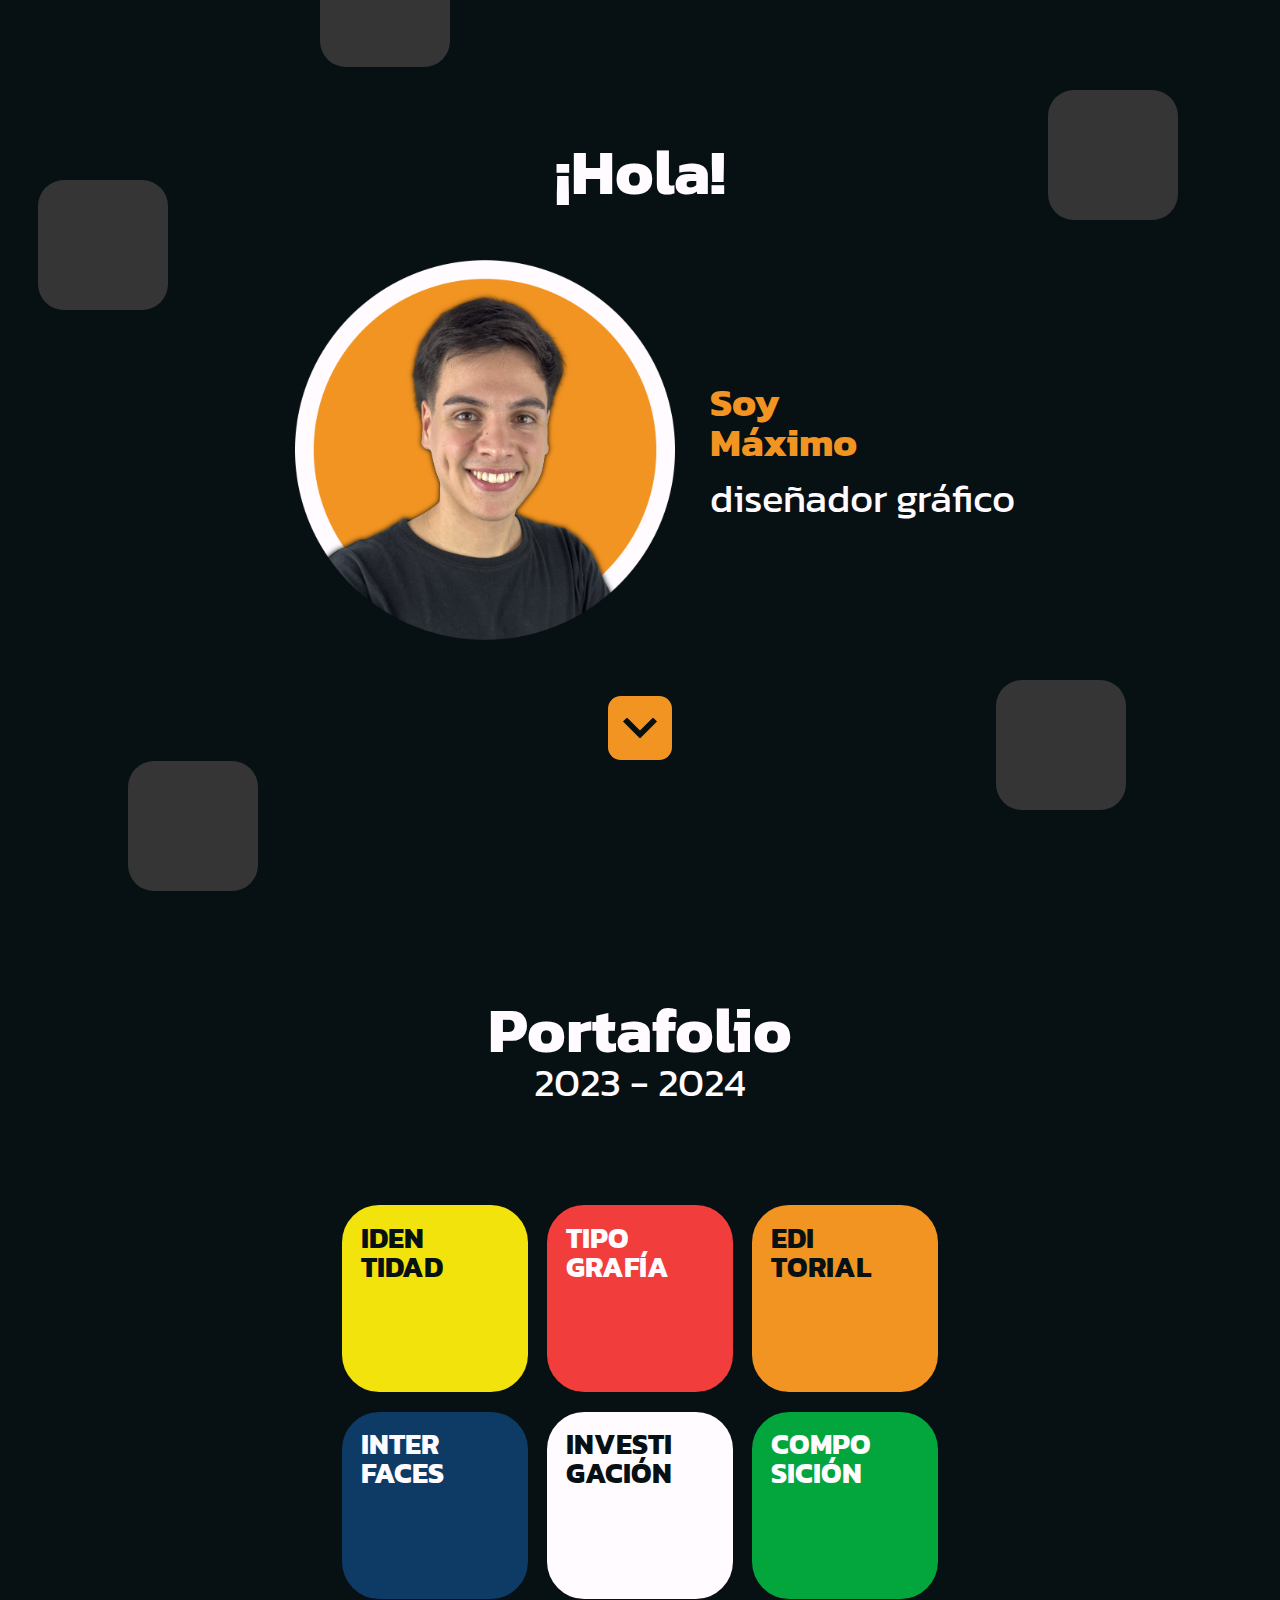
<file: index.html>
<!DOCTYPE html>
<html lang="es">
<head>
    <meta charset="UTF-8">
    <meta name="viewport" content="width=device-width, initial-scale=1.0">
    <title>Máximo Cardozo</title>
    <link rel="shortcut icon" href="img/SVG/InicioFavicon.svg" type="image/x-icon">
    <link rel="stylesheet" href="estilos.css">
    <link rel="stylesheet" href="rspnsv900.css">
    <link rel="stylesheet" href="rspnsv550.css">
    <meta property="og:image" content="https://i.imgur.com/SipIuA5.jpeg">
    <meta property="og:title" content="Portafolio">
    <meta property="og:description" content="Portafolio de Máximo Cardozo">
    <meta name="viewport" content="width=device-width, initial-scale=1, maximum-scale=1, user-scalable=no">
    <style>
        @import url('https://fonts.googleapis.com/css2?family=Kanit:ital,wght@0,100;0,200;0,300;0,400;0,500;0,600;0,700;0,800;0,900;1,100;1,200;1,300;1,400;1,500;1,600;1,700;1,800;1,900&display=swap');
    </style>
</head>
<body id="paginainicial">
    <div id="portada1">
        <h1>¡Hola!</h1>
        <div>
            <img src="img/PNG/perfil.png" alt="">
            <div>
                <h2>Soy<br>Máximo</h2>
                <h2>diseñador gráfico</h2>
            </div>
        </div>
        <a id="startbutton" href="#portada2">
            <img src="img/SVG/flechainicial.svg" alt="">
        </a>
        <span></span>
        <span></span>
        <span></span>
        <span></span>
        <span></span>
    </div>
    <div id="portada2">
        <h1>Portafolio</h1>
        <h2>2023 - 2024</h2>
        <section id="indice">
            <div tabindex="0" id="amarillo">
                <h3 class="letranegra">IDEN<br>TIDAD</h3>
                <img src="img/SVG/Agus.svg" alt="">
                <img src="img/SVG/e.svg" alt="">
                <img src="img/SVG/a.svg" alt="">
                <a class="boton_negro" href="identidad.html">
                    <svg viewBox="0 0 130 130" xmlns="http://www.w3.org/2000/svg">
                        <path d="M55.7143 74.2857H9.28571C6.65476 74.2857 4.4494 73.3958 2.66964 71.6161C0.889881 69.8363 0 67.631 0 65C0 62.369 0.889881 60.1637 2.66964 58.3839C4.4494 56.6042 6.65476 55.7143 9.28571 55.7143H55.7143V9.28571C55.7143 6.65476 56.6042 4.4494 58.3839 2.66964C60.1637 0.889881 62.369 0 65 0C67.631 0 69.8363 0.889881 71.6161 2.66964C73.3958 4.4494 74.2857 6.65476 74.2857 9.28571V55.7143H120.714C123.345 55.7143 125.551 56.6042 127.33 58.3839C129.11 60.1637 130 62.369 130 65C130 67.631 129.11 69.8363 127.33 71.6161C125.551 73.3958 123.345 74.2857 120.714 74.2857H74.2857V120.714C74.2857 123.345 73.3958 125.551 71.6161 127.33C69.8363 129.11 67.631 130 65 130C62.369 130 60.1637 129.11 58.3839 127.33C56.6042 125.551 55.7143 123.345 55.7143 120.714V74.2857Z"/>
                    </svg>
                </a>
            </div>
            <div tabindex="0" id="rojo">
                <h3 >TIPO<br>GRAFÍA</h3>
                <img src="img/SVG/C.svg" alt="">
                <img src="img/SVG/B.svg" alt="">
                <img src="img/SVG/K.svg" alt="">
                <a class="boton_blanco" href="tipografia.html">
                    <svg viewBox="0 0 130 130" xmlns="http://www.w3.org/2000/svg">
                        <path d="M55.7143 74.2857H9.28571C6.65476 74.2857 4.4494 73.3958 2.66964 71.6161C0.889881 69.8363 0 67.631 0 65C0 62.369 0.889881 60.1637 2.66964 58.3839C4.4494 56.6042 6.65476 55.7143 9.28571 55.7143H55.7143V9.28571C55.7143 6.65476 56.6042 4.4494 58.3839 2.66964C60.1637 0.889881 62.369 0 65 0C67.631 0 69.8363 0.889881 71.6161 2.66964C73.3958 4.4494 74.2857 6.65476 74.2857 9.28571V55.7143H120.714C123.345 55.7143 125.551 56.6042 127.33 58.3839C129.11 60.1637 130 62.369 130 65C130 67.631 129.11 69.8363 127.33 71.6161C125.551 73.3958 123.345 74.2857 120.714 74.2857H74.2857V120.714C74.2857 123.345 73.3958 125.551 71.6161 127.33C69.8363 129.11 67.631 130 65 130C62.369 130 60.1637 129.11 58.3839 127.33C56.6042 125.551 55.7143 123.345 55.7143 120.714V74.2857Z"/>
                    </svg>
                </a>
            </div>
            <div tabindex="0" id="naranja">
                <h3 class="letranegra">EDI<br>TORIAL</h3>
                <img src="img/SVG/Triangulo.svg" alt="">
                <img src="img/SVG/G.svg" alt="">
                <img src="img/SVG/e.svg" alt="">
                <a class="boton_negro" href="editorial.html">
                    <svg viewBox="0 0 130 130" xmlns="http://www.w3.org/2000/svg">
                        <path d="M55.7143 74.2857H9.28571C6.65476 74.2857 4.4494 73.3958 2.66964 71.6161C0.889881 69.8363 0 67.631 0 65C0 62.369 0.889881 60.1637 2.66964 58.3839C4.4494 56.6042 6.65476 55.7143 9.28571 55.7143H55.7143V9.28571C55.7143 6.65476 56.6042 4.4494 58.3839 2.66964C60.1637 0.889881 62.369 0 65 0C67.631 0 69.8363 0.889881 71.6161 2.66964C73.3958 4.4494 74.2857 6.65476 74.2857 9.28571V55.7143H120.714C123.345 55.7143 125.551 56.6042 127.33 58.3839C129.11 60.1637 130 62.369 130 65C130 67.631 129.11 69.8363 127.33 71.6161C125.551 73.3958 123.345 74.2857 120.714 74.2857H74.2857V120.714C74.2857 123.345 73.3958 125.551 71.6161 127.33C69.8363 129.11 67.631 130 65 130C62.369 130 60.1637 129.11 58.3839 127.33C56.6042 125.551 55.7143 123.345 55.7143 120.714V74.2857Z"/>
                    </svg>
                </a>
            </div>
            <div tabindex="0" id="azul">
                <h3 class="letrablanca">INTER<br>FACES</h3>
                <img src="img/SVG/Inicio.svg" alt="">
                <img src="img/SVG/OAK.svg" alt="">
                <img src="img/SVG/menu.svg" alt="">
                <a class="boton_blanco" href="interfaces.html">
                    <svg viewBox="0 0 130 130" xmlns="http://www.w3.org/2000/svg">
                        <path d="M55.7143 74.2857H9.28571C6.65476 74.2857 4.4494 73.3958 2.66964 71.6161C0.889881 69.8363 0 67.631 0 65C0 62.369 0.889881 60.1637 2.66964 58.3839C4.4494 56.6042 6.65476 55.7143 9.28571 55.7143H55.7143V9.28571C55.7143 6.65476 56.6042 4.4494 58.3839 2.66964C60.1637 0.889881 62.369 0 65 0C67.631 0 69.8363 0.889881 71.6161 2.66964C73.3958 4.4494 74.2857 6.65476 74.2857 9.28571V55.7143H120.714C123.345 55.7143 125.551 56.6042 127.33 58.3839C129.11 60.1637 130 62.369 130 65C130 67.631 129.11 69.8363 127.33 71.6161C125.551 73.3958 123.345 74.2857 120.714 74.2857H74.2857V120.714C74.2857 123.345 73.3958 125.551 71.6161 127.33C69.8363 129.11 67.631 130 65 130C62.369 130 60.1637 129.11 58.3839 127.33C56.6042 125.551 55.7143 123.345 55.7143 120.714V74.2857Z"/>
                    </svg>
                </a>
            </div>
            <div tabindex="0" id="blanco">
                <h3 class="letranegra">INVESTI<br>GACIÓN</h3>
                <img src="img/SVG/apple.svg" alt="">
                <img src="img/SVG/Susan.svg" alt="">
                <img src="img/SVG/kare.svg" alt="">
                <a class="boton_negro" href="investigacion.html">
                    <svg viewBox="0 0 130 130" xmlns="http://www.w3.org/2000/svg">
                        <path d="M55.7143 74.2857H9.28571C6.65476 74.2857 4.4494 73.3958 2.66964 71.6161C0.889881 69.8363 0 67.631 0 65C0 62.369 0.889881 60.1637 2.66964 58.3839C4.4494 56.6042 6.65476 55.7143 9.28571 55.7143H55.7143V9.28571C55.7143 6.65476 56.6042 4.4494 58.3839 2.66964C60.1637 0.889881 62.369 0 65 0C67.631 0 69.8363 0.889881 71.6161 2.66964C73.3958 4.4494 74.2857 6.65476 74.2857 9.28571V55.7143H120.714C123.345 55.7143 125.551 56.6042 127.33 58.3839C129.11 60.1637 130 62.369 130 65C130 67.631 129.11 69.8363 127.33 71.6161C125.551 73.3958 123.345 74.2857 120.714 74.2857H74.2857V120.714C74.2857 123.345 73.3958 125.551 71.6161 127.33C69.8363 129.11 67.631 130 65 130C62.369 130 60.1637 129.11 58.3839 127.33C56.6042 125.551 55.7143 123.345 55.7143 120.714V74.2857Z"/>
                    </svg>
                </a>
            </div>
            <div tabindex="0" id="verde">
                <h3 class="letrablanca">COMPO<br>SICIÓN</h3>
                <img src="img/SVG/R.svg" alt="">
                <img src="img/SVG/otachada.svg" alt="">
                <img src="img/SVG/mapa.svg" alt="">
                <a class="boton_blanco" href="composicion.html">
                    <svg viewBox="0 0 130 130" xmlns="http://www.w3.org/2000/svg">
                        <path d="M55.7143 74.2857H9.28571C6.65476 74.2857 4.4494 73.3958 2.66964 71.6161C0.889881 69.8363 0 67.631 0 65C0 62.369 0.889881 60.1637 2.66964 58.3839C4.4494 56.6042 6.65476 55.7143 9.28571 55.7143H55.7143V9.28571C55.7143 6.65476 56.6042 4.4494 58.3839 2.66964C60.1637 0.889881 62.369 0 65 0C67.631 0 69.8363 0.889881 71.6161 2.66964C73.3958 4.4494 74.2857 6.65476 74.2857 9.28571V55.7143H120.714C123.345 55.7143 125.551 56.6042 127.33 58.3839C129.11 60.1637 130 62.369 130 65C130 67.631 129.11 69.8363 127.33 71.6161C125.551 73.3958 123.345 74.2857 120.714 74.2857H74.2857V120.714C74.2857 123.345 73.3958 125.551 71.6161 127.33C69.8363 129.11 67.631 130 65 130C62.369 130 60.1637 129.11 58.3839 127.33C56.6042 125.551 55.7143 123.345 55.7143 120.714V74.2857Z"/>
                    </svg>
                </a>
            </div>
        </section>
    </div>
</body>
</html>
</file>
<file: estilos.css>
/*GENERALIDADES*/
*{
    margin: 0;
    padding: 0;
    scroll-behavior: smooth;
    
}
body {
    background-color: #071013;
}
a{
    text-decoration: none;
}
h1, h2, h3, h4, p{
    font-family: "Kanit", sans-serif;
    color: #FFFBFF;
    line-height: 1;
}
h1{
    font-size: 4em;
    z-index: 1;
}
h2{
    font-size: 2.5em;
    font-weight: 400;
}
h3{
    font-size: 1.8em;
}

.separador{
    display: block;
    height: 50px;
}

/*PANTALLA INICIAL PRESENTACION*/
#paginainicial{
    overflow: hidden;
}
#portada1{
    position: relative;
}
#portada1 div{
    display: flex;
    padding: 3.5em 0;
}
#portada1 div div{
    display: flex;
    flex-direction: column;
    justify-content: center;
    padding-left: 5%;
    min-width: 310px;
}
#portada1 div img{
    width: 380px;
    z-index: 1;
}
#portada1 div div h2:nth-child(1){
    color: #F29422;
    font-weight: 700;
    padding-bottom: 5%;
}
#portada1 span{
    display: block;
    background-color: #353535;
    width: 8%;
    min-width: 130px;
    aspect-ratio: 1 / 1;
    position: absolute;
    border-radius: 20%;
    transition: all 0.5s ease;
}
#portada1 span:nth-child(4){
    left: 10%;
    bottom: 1%;
}
#portada1 span:nth-child(5){
    right: 12%;
    bottom: 10%;
}
#portada1 span:nth-child(6){
    left: 3%;
    top: 20%;
}
#portada1 span:nth-child(7){
    right: 8%;
    top: 10%;
}
#portada1 span:nth-child(8){
    left: 25%;
    top: -7%;
}
#portada1 span:hover{
    transform: scale(120%);
}
#portada1 span:nth-child(4):hover{ background-color: #03A63C; }
#portada1 span:nth-child(5):hover{ background-color: #F2E30C; }
#portada1 span:nth-child(6):hover{ background-color: #F23D3D; }
#portada1 span:nth-child(7):hover{ background-color: #FFFBFF; }
#portada1 span:nth-child(8):hover{ background-color: #0D3B66; }
#startbutton{
    display: block;
    border-radius: 20%;
    visibility: visible;
    width: 4em;
    aspect-ratio: 1 / 1;
    background-color: #F29422;
    position: relative;
    transition: all 0.5s ease;
}
#portada1 #startbutton:hover{
    transform: scale(120%);
}
#startbutton img{
    position: absolute;
    top: 50%;
    left: 50%;
    transform: translate(-50%, -50%);
}

/*SEGUNDA PANTALLA INDICE*/
#indice div a{
    border-radius: 20%;
    display: block;
    visibility: hidden;
    position: absolute;
    transform: translate(-50%, -50%);
    top: 50%;
    left: 50%;
    width: 0;
    height: 0;
    padding: 0;
    pointer-events: none;
    transition: all 0.5s ease;
}
#indice div a:hover{
    width: 10%;
    height: 10%;
}
#indice div a path{
    padding: 10%;
    display: block;
}
#amarillo a path{ fill: #F2E30C; }
#rojo a path{ fill: #F23D3D; }
#naranja a path{ fill: #F29422; }
#azul a path{ fill: #0D3B66; }
#blanco a path{ fill: #FFFBFF; }
#verde a path{ fill: #03A63C; }
.boton_negro{ background-color: #071013; }
.boton_blanco{ background-color: #FFFBFF; }
#portada2,
#portada1 {
    display: flex;
    justify-content: center;
    align-items: center;
    height: 100vh;
    flex-direction: column;
}
#indice {
    display: grid;
    gap: 1.5vw;
    width: 800px;
    height: 600px;
    grid-template-columns: repeat(8, 1fr);
    grid-template-rows: repeat(6, 1fr);
    position: relative;
}
body #portada2 #indice div {
    border-radius: 20%;
    overflow: hidden;
    aspect-ratio: 1 / 1;
    width: 100%;
    height: 100%;
    transition: all 0.5s ease;
    position: relative;
    z-index: 1;  
}
#indice div h3{
    position: absolute;
    left: 10%;
    top: 10%;
    transition: all 0.5s ease;
}
#indice div img{
    width: 15%;
    height: 15%;
    position: absolute;
    transition: all 0.5s ease;
    transition-delay: 0.1s;
    visibility: hidden;
}
#amarillo {
    background-color: #F2E30C;
    grid-column: 2 / 4;
    grid-row: 2 / 4;
}
#rojo {
    background-color: #F23D3D;
    grid-column: 4 / 6;
    grid-row: 2 / 4;
}
#naranja {
    background-color: #F29422;
    grid-column: 6 / 8;
    grid-row: 2 / 4;
}
#azul {
    background-color: #0D3B66;
    grid-column: 2 / 4;
    grid-row: 4 / 6;
}
#blanco {
    background-color: #FFFBFF;
    grid-column: 4 / 6;
    grid-row: 4 / 6;
}
#verde {
    background-color: #03A63C;
    grid-column: 6 / 8;
    grid-row: 4 / 6;
}
.letranegra{ 
    color: #071013!important; 
}

#amarillo img:nth-child(2),
#rojo img:nth-child(2),
#naranja img:nth-child(2),
#azul img:nth-child(2),
#blanco img:nth-child(2),
#verde img:nth-child(2) {
    right: -15%;
    top: -12%;
}

#amarillo img:nth-child(3),
#rojo img:nth-child(3),
#naranja img:nth-child(3),
#azul img:nth-child(3),
#blanco img:nth-child(3),
#verde img:nth-child(3) {
    right: -15%;
    bottom: -15%;
}

#amarillo img:nth-child(4),
#rojo img:nth-child(4),
#naranja img:nth-child(4),
#azul img:nth-child(4),
#blanco img:nth-child(4),
#verde img:nth-child(4) {
    left: -15%;
    bottom: -5%;
}

/* PARA QUE SE AGRANDEN AL HACER HOVER */
#indice:has(#amarillo:hover) #amarillo,
#indice:has(#rojo:hover) #rojo,
#indice:has(#naranja:hover) #naranja,
#indice:has(#azul:hover) #azul,
#indice:has(#blanco:hover) #blanco,
#indice:has(#verde:hover) #verde {
    transform: scale(200%);
    z-index: 10; 
}

/* PARA QUE SE ACOMODEN AL HACER HOVER */
#indice:has(#amarillo:hover) #amarillo h3,
#indice:has(#rojo:hover) #rojo h3,
#indice:has(#naranja:hover) #naranja h3,
#indice:has(#azul:hover) #azul h3,
#indice:has(#blanco:hover) #blanco h3,
#indice:has(#verde:hover) #verde h3 {
    left: 1%;
    top: 2%;
    transform: scale(50%);
}

/* PARA QUE APAREZCAN AL HACER HOVER */
#indice:has(#amarillo:hover) #amarillo img:nth-child(2),
#indice:has(#rojo:hover) #rojo img:nth-child(2),
#indice:has(#naranja:hover) #naranja img:nth-child(2),
#indice:has(#azul:hover) #azul img:nth-child(2),
#indice:has(#blanco:hover) #blanco img:nth-child(2),
#indice:has(#verde:hover) #verde img:nth-child(2) {
    visibility: visible;
    right: 15%;
    top: 12%;
}
#indice:has(#amarillo:hover) #amarillo img:nth-child(3),
#indice:has(#rojo:hover) #rojo img:nth-child(3),
#indice:has(#naranja:hover) #naranja img:nth-child(3),
#indice:has(#azul:hover) #azul img:nth-child(3),
#indice:has(#blanco:hover) #blanco img:nth-child(3),
#indice:has(#verde:hover) #verde img:nth-child(3) {
    visibility: visible;
    right: 15%;
    bottom: 15%;
}
#indice:has(#amarillo:hover) #amarillo img:nth-child(4),
#indice:has(#rojo:hover) #rojo img:nth-child(4),
#indice:has(#naranja:hover) #naranja img:nth-child(4),
#indice:has(#azul:hover) #azul img:nth-child(4),
#indice:has(#blanco:hover) #blanco img:nth-child(4),
#indice:has(#verde:hover) #verde img:nth-child(4) {
    visibility: visible;
    bottom: 15%;
    left: 15%;
}
#indice:has(#amarillo:hover) #amarillo a,
#indice:has(#rojo:hover) #rojo a,
#indice:has(#naranja:hover) #naranja a,
#indice:has(#azul:hover) #azul a,
#indice:has(#blanco:hover) #blanco a,
#indice:has(#verde:hover) #verde a {
    visibility: visible;
    padding: 5%;
    pointer-events: all;
}

/* IDENTIDAD */
#indice:has(#amarillo:hover) #rojo,
#indice:has(#amarillo:hover) #naranja {
    transform: translate(50%, 0%); 
}
#indice:has(#amarillo:hover) #azul,
#indice:has(#amarillo:hover) #blanco {
    transform: translate(0%, 50%); 
}

/* TIPOGRAFIA */
#indice:has(#rojo:hover) #amarillo {
    transform: translate(-50%, 0%); 
}
#indice:has(#rojo:hover) #naranja {
    transform: translate(50%, 0%); 
}
#indice:has(#rojo:hover) #azul {
    transform: translate(-50%, 50%);
}
#indice:has(#rojo:hover) #blanco {
    transform: translate(0%, 50%); 
}
#indice:has(#rojo:hover) #verde {
    transform: translate(50%, 50%);
}

/* EDITORIAL */
#indice:has(#naranja:hover) #rojo,
#indice:has(#naranja:hover) #amarillo {
    transform: translate(-50%, 0%); 
}
#indice:has(#naranja:hover) #verde,
#indice:has(#naranja:hover) #blanco {
    transform: translate(0%, 50%); 
}

/* INTERFACES */
#indice:has(#azul:hover) #rojo,
#indice:has(#azul:hover) #amarillo {
    transform: translate(0%, -50%); 
}
#indice:has(#azul:hover) #verde,
#indice:has(#azul:hover) #blanco {
    transform: translate(50%, 0%); 
}

/* INVESTIGACION */
#indice:has(#blanco:hover) #amarillo {
    transform: translate(-50%, 0%); 
}
#indice:has(#blanco:hover) #naranja {
    transform: translate(50%, 0%); 
}
#indice:has(#blanco:hover) #azul {
    transform: translate(-50%, 50%);
}
#indice:has(#blanco:hover) #rojo {
    transform: translate(0%, -50%); 
}
#indice:has(#blanco:hover) #verde {
    transform: translate(50%, 50%);
}

/* COMPOSICION */
#indice:has(#verde:hover) #rojo,
#indice:has(#verde:hover) #naranja {
    transform: translate(0%, -50%); 
}
#indice:has(#verde:hover) #azul,
#indice:has(#verde:hover) #blanco {
    transform: translate(-50%, 0%); 
}

/* NAV BAR */
nav {
    display: flex;
    align-items: center;
    height: 5vh;
    min-height: 50px;
    width: 80%;
    gap: 2%;
    max-width: 1600px;
    margin: 0 auto;
    padding: 1% 0;
    position: relative;
}
nav a{
    text-decoration: none;
}
#casita{
    width: 25px;
    fill: #FFFBFF;
    transition: all 0.5s ease;
    transform: translate(-50%, -50%);
}
#casita:hover{
    transform: scale(120%) translate(-50%, -50%);
}
nav #casita {
    position: absolute;
    left: -50px;
    top: 50%;
    z-index: 10;
}
#menu {
    display: none;
}
input[type="checkbox"] {
    appearance: none; /* Elimina el estilo predeterminado */
    -webkit-appearance: none;
    -moz-appearance: none;
    width: 0;
    height: 0;
    margin: 0;
    padding: 0;
    border: none;
    outline: none;
    position: absolute; /* Lo saca del flujo pero sigue interactuable si se usa un label */
  }
nav div {
    display: flex;
    align-items: center;
    gap: 0px;
    overflow: hidden;
    max-width: 20px; /* Inicialmente solo el tamaño del cuadradito */
    transition: max-width 1s ease, gap 1s ease, margin-left 1s ease;
}
nav h4 {
    transform: translateX(-150%);
    transition: transform 1s ease;
    margin: 0;
    white-space: nowrap;
    overflow: hidden;
}
.activo{
    pointer-events: none;
}
.activo h4{
    transform: translateX(0%);
    color: #353535;
}
nav .activo div{
    max-width: 300px;
    gap: 10px;
}
nav .cuadradito {
    position: relative;
    z-index: 1;
}
nav #redes{
    margin-left: auto;
    display: flex;
    gap: 20px;
    max-width: 300px;
}
nav #redes a div .negro{
    display: flex;
} 
nav #redes a div .negro img{
    width: 20px;
} 
/*Expansión progresiva del div al hacer hover*/
nav div:hover {
    max-width: 300px;
    gap: 10px;
}
/*Mostrar el texto de forma progresiva*/
nav div:hover h4 {
    transform: translateX(0%);
}
/*Desplazar suavemente los elementos inferiores*/
nav div:hover ~ div {
    margin-left: 10px;
}

/*GRILLA CON PROYECTOS*/
body .contenidogrid{
    margin: 0 auto;
    width: 80%;
    display: grid;
    gap: 2em;
    grid-template-columns: repeat(10, 1fr);
    grid-auto-rows: 130px;
    max-width: 1600px;
}
.contenidogrid div{
    box-sizing: border-box;
    border-radius: 2em;
    transition: all 0.5s ease;
}
.contenidogrid div:hover{
    transform: scale(103%);
}
.contenidogrid .cuadrado{
    grid-column: span 5;
    grid-row: span 5;
}
.contenidogrid .principal1{
    grid-column: span 5;
    grid-row: span 3;
}
.contenidogrid .principal2{
    grid-column: span 5;
    grid-row: span 3;
}
.contenidogrid .paleta1{
    grid-column: span 2;
    grid-row: span 1;
}
.contenidogrid .paleta2{
    grid-column: span 2;
    grid-row: span 1;
}
.contenidogrid .paleta3{
    grid-column: span 2;
    grid-row: span 1;
}
.contenidogrid .paleta4{
    grid-column: span 2;
    grid-row: span 1;
}
.contenidogrid .paleta5{
    grid-column: span 2;
    grid-row: span 1;
}
.contenidogrid .largo1{
    grid-column: span 10;
    grid-row: span 2;
}
.contenidogrid .medio1{
    grid-column: span 6;
    grid-row: span 2;
}
.contenidogrid .medio2{
    grid-column: span 4;
    grid-row: span 2;
}
.contenidogrid .medio3{
    grid-column: span 5;
    grid-row: span 3;
}
.contenidogrid .medio4{
    grid-column: span 5;
    grid-row: span 3;
}
.contenidogrid .largo2{
    grid-column: span 10;
    grid-row: span 2;
}
.contenidogrid .grande{
    grid-column: span 10;
    grid-row: span 6;
}
.contenidogrid .aclaracion{
    display: flex;
    grid-column: span 10;
    grid-row: span 1;
    align-self: end;
    pointer-events: none;
}
.contenidogrid .aclaracion div{
    display: flex;
    flex-direction: column;
}
.contenidogrid .aclaracion div h4,
.contenidogrid .aclaracion div p{
    padding-bottom: 0.3em;
    padding-left: 0.5em;
}

/*CUADRADITOS DE COLORES*/
.cuadradito{
    display: block;
    width: 20px;
    height: 20px;
    border-radius: 0.3em;
    aspect-ratio: 1/1;
}
.identidad{ background-color: #F2E30C; }
.tipografia{ background-color: #F23D3D; }
.editorial{ background-color: #F29422; }
.interfaces{ background-color: #0D3B66; }
.investigacion{ background-color: #FFFBFF; }
.composicion{ background-color: #03A63C; }
.negro{ background-color: #071013; }

/*IDENTIDAD AGUSTINA CARDOZO*/
#Agus .principal1{
    background: url(img/Contenido/identidad/Agus/SimboloAgus.svg) center/40% no-repeat #9C61CF;
}
#Agus .principal2{
    background: url(img/Contenido/identidad/Agus/LogotipoAgus.svg) center/70% no-repeat #191716;
    border: clamp(2px, 0.5vw, 5px) solid #FCF8F8;
}
#Agus .paleta1{ background-color: #FFDE5B; }
#Agus .paleta2{ background-color: #9C61CF; }
#Agus .paleta3{ background-color: #FFDDE1; }
#Agus .paleta4{
    background-color: #191716;
    border: clamp(2px, 0.5vw, 5px) solid #FCF8F8;
}
#Agus .paleta5{
    background-color: #253B10;
    border: clamp(2px, 0.5vw, 5px) solid #FCF8F8;
}
#Agus .largo1{
    background: url(img/Contenido/identidad/Agus/TipografiaAgus.svg) center/70% no-repeat #FCF8F8;
}
#Agus .medio1{
    background: url(img/Contenido/identidad/Agus/MacBook_Dresser_Mockup_1\ 1.jpg) no-repeat center center/cover #FCF8F8;
}
#Agus .medio2{
    background: url(img/Contenido/identidad/Agus/ConstruccionLogoAgus.gif) no-repeat center center/cover #FCF8F8;
}
#Agus .medio3{
    background: url(img/Contenido/identidad/Agus/LinkedinAgus.png) no-repeat center center/cover #191716;
    border: clamp(2px, 0.5vw, 5px) solid #FCF8F8;
}
#Agus .medio4{
    background: url(img/Contenido/identidad/Agus/IMG_4193.JPG) no-repeat center center/cover #FCF8F8;
}
#Agus .largo2{
    background: url(img/Contenido/identidad/Agus/PatronAgus.svg) no-repeat center center/cover #FCF8F8;
}
#Agus .grande{
    background-color: #9C61CF;
    width: 100%;
    height: 100%;
    position: relative;
    overflow: hidden;
}
#Agus .grande video{
    width: 100%;
    height: 100%;
    object-fit: cover;
    position: absolute;
    top: 0;
    left: 0;
}

/*REDISEÑO ATELIER*/
#atelier .principal1{
    background: url(img/Contenido/identidad/Atelier/logo_anterior.svg) center/60% no-repeat #FFFFFF;
}
#atelier .principal2{
    background: url(img/Contenido/identidad/Atelier/logo_ajuste.svg) center/60% no-repeat #37393A;
    border: clamp(2px, 0.5vw, 5px) solid #FAF2E7;
}
#atelier .paleta1{ background-color: #A57F60; }
#atelier .paleta2{ background-color: #FAF2E7; }
#atelier .paleta3{
    background-color: #37393A;
    border: clamp(2px, 0.5vw, 5px) solid #FAF2E7;
}
#atelier .paleta4{ background-color: #62A87C; }
#atelier .paleta5{ background-color: #995FA3; }
#atelier .largo1{
    background: url(img/Contenido/identidad/Atelier/atelier_tipogafias.svg) center/70% no-repeat #FCF8F8;
}
#atelier .medio1{
    background: url(img/Contenido/identidad/Atelier/paratodomal.gif) no-repeat center center/cover #191716;
    border: clamp(2px, 0.5vw, 5px) solid #FCF8F8;
}
#atelier .medio2{
    background: url(img/Contenido/identidad/Atelier/sabado.gif) no-repeat center center/cover #FCF8F8;
}
#atelier .largo2{
    background: url(img/Contenido/identidad/Atelier/croissants.gif) no-repeat center center/cover #FCF8F8;
}
#atelier .grande{
    background: url(img/Contenido/identidad/Atelier/Mockup\ ajuste\ 1.jpg) no-repeat center center/cover #FCF8F8;
}

/*IDENTIDAD LACERTILIA*/
#lacertilia .principal1{
    background: url(img/Contenido/identidad/Lacertilia/simbolo.svg) center/30% no-repeat,
    url(img/Contenido/identidad/Lacertilia/fondo_verde_lacertilia.jpg) center/cover no-repeat;
}
#lacertilia .principal2{
    background: url(img/Contenido/identidad/Lacertilia/logotipo.svg) center/65% no-repeat,
    url(img/Contenido/identidad/Lacertilia/fondo_naranja_lacertilia.jpg) center/cover no-repeat;
}
#lacertilia .paleta1{ background-color: #004A26; }
#lacertilia .paleta2{ background-color: #EF8118; }
#lacertilia .paleta3{ background-color: #F7F7F2; }
#lacertilia .paleta4{ background-color: #6499CC; }
#lacertilia .paleta5{ background-color: #2D50A1; }
#lacertilia .largo1{
    background: url(img/Contenido/identidad/Lacertilia/lacertilia_tipografias.svg) center/70% no-repeat,
    url(img/Contenido/identidad/Lacertilia/fondo_blanco_lacertilia.jpg) center/cover no-repeat;
}
#lacertilia .medio1{
    background: url(img/Contenido/identidad/Lacertilia/lacertilia_iconos.svg) center/80% no-repeat #2F2C2D;
    border: clamp(2px, 0.5vw, 5px) solid #F7F7F2;
}
#lacertilia .medio2{
    background: url(img/Contenido/identidad/Lacertilia/gif_iconos_lacertilia.gif) no-repeat center center/cover #FCF8F8;
}
#lacertilia .medio3{
    background: url(img/Contenido/identidad/Lacertilia/taza_lacertilia.jpg) no-repeat center center/cover #2F2C2D;
}
#lacertilia .medio4{
    background: url(img/Contenido/identidad/Lacertilia/tote_lacertilia.jpg) no-repeat center center/cover #FCF8F8;
}
#lacertilia .largo2{
    background: url(img/Contenido/identidad/Lacertilia/lacertilia_patron.svg) center/110% no-repeat #004A26;
}

/*TIPOGRAFIA CUBYKA*/
#cubyka .largo1{
    background: url(img/Contenido/Cubyka/cubyka.svg) center/75% no-repeat #FFFBFF;
}
#cubyka .medio1{
    background: url(img/Contenido/Cubyka/tabulares.gif) no-repeat center center/cover #FFFBFF;
}
#cubyka .medio2{
    background: url(img/Contenido/Cubyka/regular_condensed.svg) center/80% no-repeat #FFFBFF;
}
#cubyka .largo2{
    background: url(img/Contenido/Cubyka/versalitas.svg) center/100% no-repeat #071013;
    border: clamp(2px, 0.5vw, 5px) solid #F23D3D;
}
#cubyka .principal1{
    background: url(img/Contenido/Cubyka/proceso\ 1.jpg) no-repeat center center/cover #FFFBFF;
}
#cubyka .principal2{
    background: url(img/Contenido/Cubyka/proceso\ 2.jpg) no-repeat center center/cover #FFFBFF;
}
#cubyka .largo2:nth-child(8){
    background: url(img/Contenido/Cubyka/cubyka_evolucion.gif) no-repeat center center/cover #FFFBFF;
}
#cubyka .medio3{
    background: url(img/Contenido/Cubyka/a_blanca.svg) no-repeat center center/cover #191716;
}
#cubyka .medio4{
    background: url(img/Contenido/Cubyka/x_blanca.svg) no-repeat center center/cover #191716;
}
#cubyka .medio3:hover{
    background: url(img/Contenido/Cubyka/a_negra.svg) no-repeat center center/cover #191716;
    border: clamp(2px, 0.5vw, 5px) solid #FFFBFF;
}
#cubyka .medio4:hover{
    background: url(img/Contenido/Cubyka/x_negra.svg) no-repeat center center/cover #191716;
    border: clamp(2px, 0.5vw, 5px) solid #FFFBFF;
}
#cubyka .grande{
    background: url(img/Contenido/Cubyka/tipografia_completa.svg) center/80% no-repeat #191716;
    border: clamp(2px, 0.5vw, 5px) solid #FFFBFF;
}
#cubyka .grande:nth-child(12){
    background: url(img/Contenido/Cubyka/cubyka_poster\ 1.jpg) no-repeat center center/cover #191716;
}

/*CATALOGO DE ARTE DE TORRES GARCIA*/
#catalogo .principal1{
    background: url(img/Contenido/editorial/Catalogo/foto.jpg) no-repeat center center/cover #FFFBFF;
}
#catalogo .principal2{
    background: url(img/Contenido/editorial/Catalogo/catalogo_portada\ 2.jpg) no-repeat center center/cover #191716;
}
#catalogo .largo1{
    background: url(img/Contenido/editorial/Catalogo/tipografia_catalogo.svg) center/70% no-repeat,
    url(img/Contenido/editorial/Catalogo/catalogo_textura\ 1.jpg) center/cover no-repeat;
}
#catalogo .medio1{
    background: url(img/Contenido/editorial/Catalogo/paxinlucem.jpg) no-repeat center center/cover #FCF8F8;
}
#catalogo .medio2{
    background: url(img/Contenido/editorial/Catalogo/catalogo_mockup1.jpg) no-repeat center center/cover #FCF8F8;
}
#catalogo .medio3{
    background: url(img/Contenido/editorial/Catalogo/indesign_catalogo.jpg) no-repeat center center/cover #191716;
}
#catalogo .medio4{
    background: url(img/Contenido/editorial/Catalogo/indice.svg) center/75% no-repeat,
    url(img/Contenido/editorial/Catalogo/catalogo_textura\ 1.jpg) center/cover no-repeat;
}
#catalogo .largo2{
    background: url(img/Contenido/editorial/Catalogo/paxinlucem_reconstruido.jpg) no-repeat center center/cover #FCF8F8;
}
#catalogo .grande{
    background: url(img/Contenido/editorial/Catalogo/catalogo_mockup2.jpg) no-repeat center center/cover #FCF8F8;
}

/*LA DICTADURA DEL DISEÑO*/
#dictadura .principal1{
    background: url(img/Contenido/editorial/Dictadura/dictadura_mockup1.jpg) no-repeat center center/cover #FFFBFF;
}
#dictadura .principal2{
    background: url(img/Contenido/editorial/Dictadura/dictadura_mockup2.jpg) no-repeat center center/cover #191716;
}
#dictadura .largo1{
    background: url(img/Contenido/editorial/Dictadura/titulo.svg) center/80% no-repeat #FFFBFF;
}
#dictadura .medio1{
    background: url(img/Contenido/editorial/Dictadura/portada.svg) center/100% no-repeat #FFFBFF;
}
#dictadura .medio2{
    background: url(img/Contenido/editorial/Dictadura/tipografia_dictadura.svg) center/70% no-repeat #FFFBFF;
}
#dictadura .medio3{
    background: url(img/Contenido/editorial/Dictadura/indesign_dictadura.jpg) no-repeat center center/cover #191716;
}
#dictadura .medio4{
    background: url(img/Contenido/editorial/Dictadura/jerarquias.svg) center/85% no-repeat #FFFBFF;
}

/*REVISTA PRETEXT*/
#pretext .principal1{
    background: url(img/Contenido/editorial/Pretext/pretext.svg) center/80% no-repeat #FFFBFF;
}
#pretext .principal2{
    background: url(img/Contenido/editorial/Pretext/pretext_mockup1.jpg) no-repeat center center/cover #191716;
}
#pretext .medio1{
    background: url(img/Contenido/editorial/Pretext/pretext_cascos.svg) center/75% no-repeat,
    url(img/Contenido/editorial/Pretext/fibra_de_carbono.jpg) center/cover no-repeat;
    border: clamp(2px, 0.5vw, 5px) solid #FFFBFF;
}
#pretext .medio2{
    background: url(img/Contenido/editorial/Pretext/e2024.svg) center/40% no-repeat,
    url(img/Contenido/editorial/Pretext/fibra_de_carbono.jpg) center/cover no-repeat;
    border: clamp(2px, 0.5vw, 5px) solid #FFFBFF;
}
#pretext .paleta1{ background-color: #E30613; }
#pretext .paleta2{
    background-color: #552581;
    border: clamp(2px, 0.5vw, 5px) solid #FFFBFF;
}
#pretext .paleta3{ background-color: #FADE41; }
#pretext .paleta4{
    background-color: #006342;
    border: clamp(2px, 0.5vw, 5px) solid #FFFBFF;
}
#pretext .paleta5{ background-color: #FF7F11; }
#pretext .largo1{
    background: url(img/Contenido/editorial/Pretext/tipografias_revista.svg) center/85% no-repeat #071013;
    border: clamp(2px, 0.5vw, 5px) solid #FFFBFF;
}
#pretext .medio3{
    background: url(img/Contenido/editorial/Pretext/revista_procesos_1.JPG) no-repeat center center/cover #191716;
}
#pretext .medio4{
    background: url(img/Contenido/editorial/Pretext/indesign_revista.jpg) no-repeat center center/cover #FCF8F8;
}
#pretext .largo2{
    background: url(img/Contenido/editorial/Pretext/infografia.svg) center/90% no-repeat #071013;
    border: clamp(2px, 0.5vw, 5px) solid #FFFBFF;
}
#pretext .medio3:nth-child(15){
    background: url(img/Contenido/editorial/Pretext/tabla1.svg) center/90% no-repeat #071013;
    border: clamp(2px, 0.5vw, 5px) solid #FFFBFF;
}
#pretext .medio4:nth-child(16){
    background: url(img/Contenido/editorial/Pretext/tabla2.svg) center/90% no-repeat #071013;
    border: clamp(2px, 0.5vw, 5px) solid #FFFBFF;
}
#pretext .largo2:nth-child(17){
    background: url(img/Contenido/editorial/Pretext/lanzado.jpg) no-repeat center center/cover #071013;
    border: none;
}
#pretext .grande{
    background-color: #071013;
    width: 100%;
    height: 100%;
    position: relative;
    overflow: hidden;
}
#pretext .grande video{
    width: 100%;
    height: 100%;
    object-fit: cover;
    position: absolute;
    top: 0;
    left: 0;
}

/*PAGINA WEB DESKTOP Y MOBILE DE OAK*/
#oakk .medio1{
    background: url(img/Contenido/interfaces/Oak/tipografias_oak.svg) center/65% no-repeat #F5EFF0;
}
#oakk .medio2{
    background: url(img/Contenido/interfaces/Oak/logo.svg) center/40% no-repeat #F5EFF0;
}
#oakk .paleta1{ background-color: #B26300; }
#oakk .paleta2{ background-color: #0D8393; }
#oakk .paleta3{
    background-color: #807A7A;
    border: clamp(2px, 0.5vw, 5px) solid #F5EFF0; }
#oakk .paleta4{ background-color: #5E8052; }
#oakk .paleta5{ background-color: #DA0B0B; }
#oakk .largo1{
    background-color: #071013;
    width: 100%;
    height: 100%;
    position: relative;
    overflow: hidden;
}
#oakk .largo1 video{
    width: 100%;
    height: 100%;
    object-fit: cover;
    position: absolute;
    top: 0;
    left: 0;
}
#oakk .cuadrado{
    background-color: #071013;
    width: 100%;
    height: 100%;
    position: relative;
    overflow: hidden;
    border: clamp(2px, 0.5vw, 5px) solid #F5EFF0;
}
#oakk .cuadrado video{
    width: 100%;
    height: 100%;
    object-fit: cover;
    position: absolute;
    top: 0;
    left: 0;
}
#oakk .largo2{
    background: url(img/Contenido/interfaces/Oak/botones_oak.svg) center/80% no-repeat #071013;
    border: clamp(2px, 0.5vw, 5px) solid #F5EFF0;
}
#oakk .grande{
    background: url(img/Contenido/interfaces/Oak/oak_mockuo.jpg) no-repeat center center/cover #FCF8F8;
}

/*APP DE REVENTA DE ENTRADAS*/
#entradas .grande{
    background: url(img/Contenido/interfaces/Entradas/mockups.png) center/50% no-repeat #FDFFFC;
}
#entradas .principal1{
    background: url(img/Contenido/interfaces/Entradas/emtradas_bocetos.jpg) no-repeat center center/cover #071013;
}
#entradas .principal2{
    background: url(img/Contenido/interfaces/Entradas/entradas_bocetos.jpg) no-repeat center center/cover #071013;
}
#entradas .paleta1{ background-color: #1E2EDE; }
#entradas .paleta2{ background-color: #1F7A1C; }
#entradas .paleta3{ background-color: #CFD6E5; }
#entradas .paleta4{ background-color: #FCBF49; }
#entradas .paleta5{ background-color: #ED1C24; }
#entradas .medio1{
    background: url(img/Contenido/interfaces/Entradas/botones_entradas.svg) center/75% no-repeat #1E2EDE;
}
#entradas .medio2{
    background: url(img/Contenido/interfaces/Entradas/tipografia_entradas.svg) center/75% no-repeat #FDFFFC;
}
#entradas .medio3{
    background: url(img/Contenido/interfaces/Entradas/wireframe1.svg) center/60% no-repeat #020100;
    border: clamp(2px, 0.5vw, 5px) solid #FDFFFC;
}
#entradas .medio4{
    background: url(img/Contenido/interfaces/Entradas/wireframe2.svg) center/60% no-repeat #020100;
    border: clamp(2px, 0.5vw, 5px) solid #FDFFFC;
}
#entradas .largo1{
    background-color: #071013;
    width: 100%;
    height: 100%;
    position: relative;
    overflow: hidden;
}
#entradas .largo1 video{
    width: 100%;
    height: 100%;
    object-fit: cover;
    position: absolute;
    top: 0;
    left: 0;
}
#entradas .grande:nth-child(15){
    background: url(img/Contenido/interfaces/Entradas/grillas.svg) center/100% no-repeat #FDFFFC;
}
#entradas .cuadrado{
    background-color: #071013;
    width: 100%;
    height: 100%;
    position: relative;
    overflow: hidden;
    border: clamp(2px, 0.5vw, 5px) solid #FDFFFC;
}
#entradas .cuadrado video{
    width: 100%;
    height: 100%;
    object-fit: cover;
    position: absolute;
    top: 0;
    left: 0;
}

/*MONOGRAFIA SOBRE SUSAN KARE*/
#monografia .principal1{
    background: url(img/Contenido/Monografia/Pionera\ 1.jpg) no-repeat center right/cover #E6E8E6;
}
#monografia .principal2{
    background: url(img/Contenido/Monografia/panel\ de\ control.jpg) center/70% no-repeat #191716;
    border: clamp(2px, 0.5vw, 5px) solid #E6E8E6;
}
#monografia .paleta1{ background-color: #E6E8E6; }
#monografia .paleta2{ background-color: #C4C4C4; }
#monografia .paleta3{
    background-color: #000501;
    border: clamp(2px, 0.5vw, 5px) solid #E6E8E6; }
#monografia .paleta4{
    background-color: #020887;
    border: clamp(2px, 0.5vw, 5px) solid #E6E8E6;
}
#monografia .paleta5{ background-color: #F7E05D; }
#monografia .largo1{
    background: url(img/Contenido/Monografia/tipografias_monografia.svg) center/80% no-repeat #C4C4C4;
}
#monografia .medio1{
    background: url(img/Contenido/Monografia/Iconos.svg) center/70% no-repeat #191716;
    border: clamp(2px, 0.5vw, 5px) solid #E6E8E6;
}
#monografia .medio2{
    background: url(img/Contenido/Monografia/Apple.svg) center/10% no-repeat #191716;
    border: clamp(2px, 0.5vw, 5px) solid #E6E8E6;
}
#monografia .medio3{
    background: url(img/Contenido/Monografia/bocetos1.jpg) no-repeat center center/cover #191716;
}
#monografia .medio4{
    background: url(img/Contenido/Monografia/bocetos\ 2.jpg) no-repeat center center/cover #191716;
}
#monografia .largo2{
    background: url(img/Contenido/Monografia/Susan\ Kare.svg) center/70% no-repeat #191716;
    border: clamp(2px, 0.5vw, 5px) solid #E6E8E6;
}
#monografia .grande{
    background-color: #E6E8E6;
    width: 100%;
    height: 100%;
    position: relative;
    overflow: hidden;
}
#monografia .grande video{
    width: 100%;
    height: 100%;
    object-fit: cover;
    position: absolute;
    top: 0;
    left: 0;
}

/*SELLOS LETTERPRESS NYC*/
#nyc .largo1{
    background: url(img/Contenido/composicion/Sellos/mesa_sellos.jpg) no-repeat center center/cover #191716;
}
#nyc .principal1{
    background: url(img/Contenido/composicion/Sellos/Sello1.JPG) no-repeat center center/cover #191716;
}
#nyc .principal2{
    background: url(img/Contenido/composicion/Sellos/Sello2.JPG) no-repeat center center/cover #191716;
}
#nyc .grande{
    background: url(img/Contenido/composicion/Sellos/NYC-gif.gif) no-repeat center center/cover #191716;
}

/*PIXEL ART DEL MAPA DE URUGUAY*/
#mapa .principal1{
    background: url(img/Contenido/composicion/Mapa/proceso1.JPG) no-repeat center center/cover #191716;
}
#mapa .principal2{
    background: url(img/Contenido/composicion/Mapa/proceso2.JPG) no-repeat center center/cover #191716;
}
#mapa .paleta1{ background-color: #E8D100; }
#mapa .paleta2{ background-color: #F17028; }
#mapa .paleta3{ background-color: #E41F34; }
#mapa .paleta4{ background-color: #0079BB; }
#mapa .paleta5{ background-color: #73B34A; }
#mapa .medio1{
    background-color: #E6E8E6;
    width: 100%;
    height: 100%;
    position: relative;
    overflow: hidden;
}
#mapa .medio1 video{
    width: 100%;
    height: 100%;
    object-fit: cover;
    position: absolute;
    top: 0;
    left: 0;
}
#mapa .medio2{
    background: url(img/Contenido/composicion/Mapa/boceto.JPG) no-repeat center center/cover #191716;
}
#mapa .grande{
    background: url(img/Contenido/composicion/Mapa/mapa.svg) center/50% no-repeat #071013;
    border: clamp(2px, 0.5vw, 5px) solid #FFFBFF;
}

/*FOOTER*/
footer{
    height: 15vh;
    width: 100%;
    margin: 0 auto;
    display: flex;
    align-items: center;
    justify-content: space-evenly;
    gap: 2%;
}
footer div{
    display: flex;
    align-items: center;
    justify-content: center;
    gap: 3%;
}
footer .contacto{
    min-width: 370px;
    display: flex;
    gap: 4%;
}
footer .contacto a,
footer .contacto a div,
footer .contacto a div p{
    width: 100%;
}
footer div #startbutton{
    transform: scale(60%) rotate(180deg);
}
footer div #startbutton:hover{
    transform: scale(80%) rotate(180deg);
}
footer div #casita{
    transform: translate(0%, 0%);
}
footer div #casita:hover{
    transform: scale(120%) translate(0%, 0%);
}
footer div a div .cuadradito{
    background-color: #191716;
    transition: all 0.5s ease;
}
footer .contacto a:hover .interfaces{ background-color: #0D3B66; }
footer .contacto a:hover .composicion{ background-color: #03A63C; }
footer .contacto a:hover .identidad{ background-color: #F2E30C; }
footer .contacto a:hover .tipografia{ background-color: #F23D3D; }
</file>
<file: rspnsv900.css>
@media (max-width: 900px) {

    /*GENERALIDADES*/
    body{
        position: relative;
    }
    h3{
        font-size: 1.5em;
    }
    h1{
        font-size: 3.7em;
    }
    h2{
        font-size: 2.2em;
    }

    /*PANTALLA INICIAL PRESENTACION*/
    #portada1 div{
        flex-direction: column;
        align-items: center;
        padding: 1.5em 0;
    }
    #portada1 div div h2:nth-child(1){
        padding-bottom: 3%;
    }
    #portada1 div div{
        align-items: center;
        padding-left: 0;
    }
    #portada1 div div h2:nth-child(1){
        text-align: center;
    }
    #portada1 div img{
        width: 300px;
    }

    /* MENU HAMBURGUESA */
    #menu {
        position: fixed;
        display: block;
        fill: #FFFBFF;
        left: 7%;
        top: 55px;
        width: 25px;
        pointer-events: none;
        z-index: 100;
        transition: all 0.5s ease;
        transform: translate(-50%, -50%);
    }
    #toggle {
        display: block;
        cursor: pointer;
        padding: 25px;
        position: fixed;
        z-index: 99;
        left: 7%;
        top: 55px;
        background-color: #071013;
        border-radius: 20%;
        transition: all 0.5s ease;
        transform: translate(-50%, -50%);
    }
    #inputmenu:checked ~ nav {
        transform: translate(0%);
    }
    #inputmenu:checked ~ #toggle {
        left: 37%;
    }
    #inputmenu:checked ~ #menu {
        left: 35%;
        transform: rotate(90deg);
    }
    nav{
        display: flex;
        z-index: 90;
        gap: 30px;
        transform: translate(-100%);
        height: 100vh;
        width: 30%;
        position: fixed;
        top: 0px;
        left: 0px;
        background-color: #071013;
        align-items: flex-start;
        padding: 100px 5%;
        flex-direction: column;
        transition: all 0.5s ease;
    }
    nav #casita {
        position: absolute;
        transform: translate(50%, 0%);
        fill: #FFFBFF;
        left: 5%;
        top: 50px;
        width: 25px;
        z-index: 10;
    }
    nav div h4 {
        transform: translateX(0%);
    }
    nav div {
        max-width: 300px; /* Suficientemente grande para acomodar el contenido */
        gap: 10px;
    }
    nav #redes{
        margin-left: 0px;
        margin-top: 100px;
        display: flex;
        flex-direction: column;
        align-items: flex-start;
        gap: 30px;
    }
    
    /*SEGUNDA PANTALLA INDICE*/
    #indice {
        aspect-ratio: 6 / 8;
        width: min(95vw, 600px);
        gap: 3vw;
        height: auto;
        margin: 0 auto;
        grid-template-columns: repeat(6, 1fr);
        grid-template-rows: repeat(8, 1fr);
    }
    #amarillo{
        grid-column: 2 / 4;
        grid-row: 2 / 4;
    }
    #rojo{
        grid-column: 4 / 6;
        grid-row: 2 / 4;
    }
    #naranja{
        grid-column: 2 / 4;
        grid-row: 4 / 6;
    }
    #azul{
        grid-column: 4 / 6;
        grid-row: 4 / 6;
    }
    #blanco{
        grid-column: 2 / 4;
        grid-row: 6 / 8;
    }
    #verde{
        grid-column: 4 / 6;
        grid-row: 6 / 8;
    }

    /* PARA QUE SE AGRANDEN AL HACER HOVER */
    #indice:has(#amarillo:active) #amarillo,
    #indice:has(#rojo:active) #rojo,
    #indice:has(#naranja:active) #naranja,
    #indice:has(#azul:active) #azul,
    #indice:has(#blanco:active) #blanco,
    #indice:has(#verde:active) #verde {
    transform: scale(200%);
    z-index: 10; 
    }

    /* PARA QUE SE ACOMODEN AL HACER HOVER */
    #indice:has(#amarillo:hover) #amarillo h3,
    #indice:has(#rojo:hover) #rojo h3,
    #indice:has(#naranja:hover) #naranja h3,
    #indice:has(#azul:hover) #azul h3,
    #indice:has(#blanco:hover) #blanco h3,
    #indice:has(#verde:hover) #verde h3 {
    left: 5%;
    top: 5%;
    }

    /* IDENTIDAD */
    #indice:has(#amarillo:hover) #rojo,
    #indice:has(#amarillo:hover) #azul {
        transform: translate(50%, 0%); 
    }
    #indice:has(#amarillo:hover) #naranja,
    #indice:has(#amarillo:hover) #blanco {
        transform: translate(0%, 50%); 
    }

    /* TIPOGRAFIA */
    #indice:has(#rojo:hover) #amarillo,
    #indice:has(#rojo:hover) #naranja {
        transform: translate(-50%, 0%); 
    }
    #indice:has(#rojo:hover) #azul,
    #indice:has(#rojo:hover) #verde {
        transform: translate(0%, 50%); 
    }
    #indice:has(#rojo:hover) #blanco {
        transform: translate(0%, 0%); 
    }

    /* EDITORIAL */
    #indice:has(#naranja:hover) #amarillo {
        transform: translate(0%, -50%); 
    }
    #indice:has(#naranja:hover) #blanco {
        transform: translate(0%, 50%); 
    }
    #indice:has(#naranja:hover) #azul {
        transform: translate(50%, 0%);
    }
    #indice:has(#naranja:hover) #rojo {
        transform: translate(50%, -50%); 
    }
    #indice:has(#naranja:hover) #verde {
        transform: translate(50%, 50%);
    }

    /* INTERFACES */
    #indice:has(#azul:hover) #amarillo {
        transform: translate(-50%, -50%); 
    }
    #indice:has(#azul:hover) #blanco {
        transform: translate(-50%, 50%); 
    }
    #indice:has(#azul:hover) #naranja {
        transform: translate(-50%, 0%);
    }
    #indice:has(#azul:hover) #rojo {
        transform: translate(0%, -50%); 
    }
    #indice:has(#azul:hover) #verde {
        transform: translate(0%, 50%);
    }

    /* INVESTIGACION */
    #indice:has(#blanco:hover) #verde,
    #indice:has(#blanco:hover) #azul {
        transform: translate(50%, 0%); 
    }
    #indice:has(#blanco:hover) #naranja,
    #indice:has(#blanco:hover) #amarillo {
        transform: translate(0%, -50%); 
    }
    #indice:has(#blanco:hover) #rojo {
        transform: translate(0%, 0%); 
    }

    /* COMPOSICION */
    #indice:has(#verde:hover) #blanco,
    #indice:has(#verde:hover) #naranja {
        transform: translate(-50%, 0%); 
    }
    #indice:has(#verde:hover) #rojo,
    #indice:has(#verde:hover) #azul {
        transform: translate(0%, -50%); 
    }
    #indice:has(#verde:hover) #amarillo {
        transform: translate(0%, 0%); 
    }

    /*GRILLA CON PROYECTOS*/
    body .contenidogrid{
        width: 90%;
        gap: 1.5em;
        grid-template-columns: repeat(6, 1fr);
        grid-auto-rows: 100px;
    }
    body .contenidogrid:first-of-type{
        padding-top: 80px;
    }
    .contenidogrid .cuadrado{
        grid-column: span 6;
        grid-row: span 6;
    }
    .contenidogrid div{
        border-radius: 1.5em;
    }
   .contenidogrid .principal1{
        grid-column: span 3;
        grid-row: span 2;
    }
    .contenidogrid .principal2{
        grid-column: span 3;
        grid-row: span 2;
    }
    .contenidogrid .paleta1{
        grid-column: span 3;
        grid-row: span 1;
    }
    .contenidogrid .paleta2{
        grid-column: span 3;
        grid-row: span 1;
    }
    .contenidogrid .paleta3{
        grid-column: span 2;
        grid-row: span 1;
    }
    .contenidogrid  .paleta4{
        grid-column: span 2;
        grid-row: span 1;
    }
    .contenidogrid  .paleta5{
        grid-column: span 2;
        grid-row: span 1;
    }
    .contenidogrid .largo1{
        background-size: 70%;
        grid-column: span 6;
        grid-row: span 2;
    }
    .contenidogrid .medio1{
        grid-column: span 6;
        grid-row: span 3;
    }
    .contenidogrid .medio2{
        grid-column: span 6;
        grid-row: span 3;
    }
    .contenidogrid .medio3{
        grid-column: span 6;
        grid-row: span 3;
    }
    .contenidogrid .medio4{
        grid-column: span 6;
        grid-row: span 3;
    }
    .contenidogrid .largo2{
        grid-column: span 6;
        grid-row: span 2;
    }
    .contenidogrid .grande{
        grid-column: span 6;
        grid-row: span 4;
    }
    .contenidogrid .aclaracion{
        grid-column: span 6;
    }

    /*FOOTER*/
    footer{
        flex-direction: column;
        gap: 20px;
    }
    footer > div:nth-child(2){
        order: -1;
        margin-top: 30px;
    }
    footer > div:nth-child(3){
        padding-bottom: 30px;
    }
    footer .contacto{
        flex-direction: column;
        min-width: 215px;
        gap: 20px;
    }
}
</file>
<file: rspnsv550.css>
@media (max-width: 500px) {
    
    /*GENERALIDADES*/
    h3{
        font-size: 1.2em;
    }
    h1{
        font-size: 3.4em;
    }
    h2{
        font-size: 1.9em;
    }
    p{
        font-size: 0.8em
    }

    /*PANTALLA INICIAL PRESENTACION*/
    #portada1 span{
        min-width: 70px;
    }
    #portada1 div{
        padding: 1em 0;
    }
    #portada1 div div h2:nth-child(1){
        padding-bottom: 1%;
    }
    #portada1 div img{
        width: 230px;
    }

    /* MENU HAMBURGUESA */
    nav #menu {
        left: 3%;
    }
    #inputmenu:checked ~ #toggle {
        left: 57%;
    }
    #inputmenu:checked ~ #menu {
        left: 55%;
    }
    nav{
        width: 50%;
        padding: 100px 8%;
    }

    /* PARA QUE SE ACOMODEN AL HACER HOVER */
    #indice:has(#amarillo:hover) #amarillo h3,
    #indice:has(#rojo:hover) #rojo h3,
    #indice:has(#naranja:hover) #naranja h3,
    #indice:has(#azul:hover) #azul h3,
    #indice:has(#blanco:hover) #blanco h3,
    #indice:has(#verde:hover) #verde h3 {
    left: -3%;
    top: 1%;
    }

    /*GRILLA CON PROYECTOS*/
    body .contenidogrid{
        width: 95%;
        gap: 1em;
        grid-template-columns: repeat(4, 1fr);
        grid-auto-rows: 70px;
    }
    .contenidogrid div{
        border-radius: 1em;
    }
    .contenidogrid .cuadrado{
        grid-column: span 4;
        grid-row: span 5;
    }
    .contenidogrid .principal1{
        grid-column: span 4;
        grid-row: span 3;
    }
    .contenidogrid .principal2{
        grid-column: span 4;
        grid-row: span 3;
    }
    .contenidogrid .paleta1{
        grid-column: span 2;
        grid-row: span 1;
    }
    .contenidogrid .paleta2{
        grid-column: span 2;
        grid-row: span 1;
    }
    .contenidogrid .paleta3{
        grid-column: span 2;
        grid-row: span 1;
    }
    .contenidogrid .paleta4{
        grid-column: span 1;
        grid-row: span 1;
    }
    .contenidogrid .paleta5{
        grid-column: span 1;
        grid-row: span 1;
    }
    .contenidogrid .largo1{
        grid-column: span 4;
        grid-row: span 2;
    }
    .contenidogrid .medio1{
        grid-column: span 4;
        grid-row: span 3;
    }
    .contenidogrid .medio2{
        grid-column: span 4;
        grid-row: span 3;
    }
    .contenidogrid .medio3{
        grid-column: span 4;
        grid-row: span 3;
    }
    .contenidogrid .medio4{
        grid-column: span 4;
        grid-row: span 3;
    }
    .contenidogrid .largo2{
        grid-column: span 4;
        grid-row: span 2;
    }
    .contenidogrid .grande{
        grid-column: span 4;
        grid-row: span 4;
    }
    .contenidogrid .aclaracion{
        grid-column: span 4;
    }

    /*FOOTER*/
    footer .contacto{
        min-width: 180px;
    }
}
</file>
